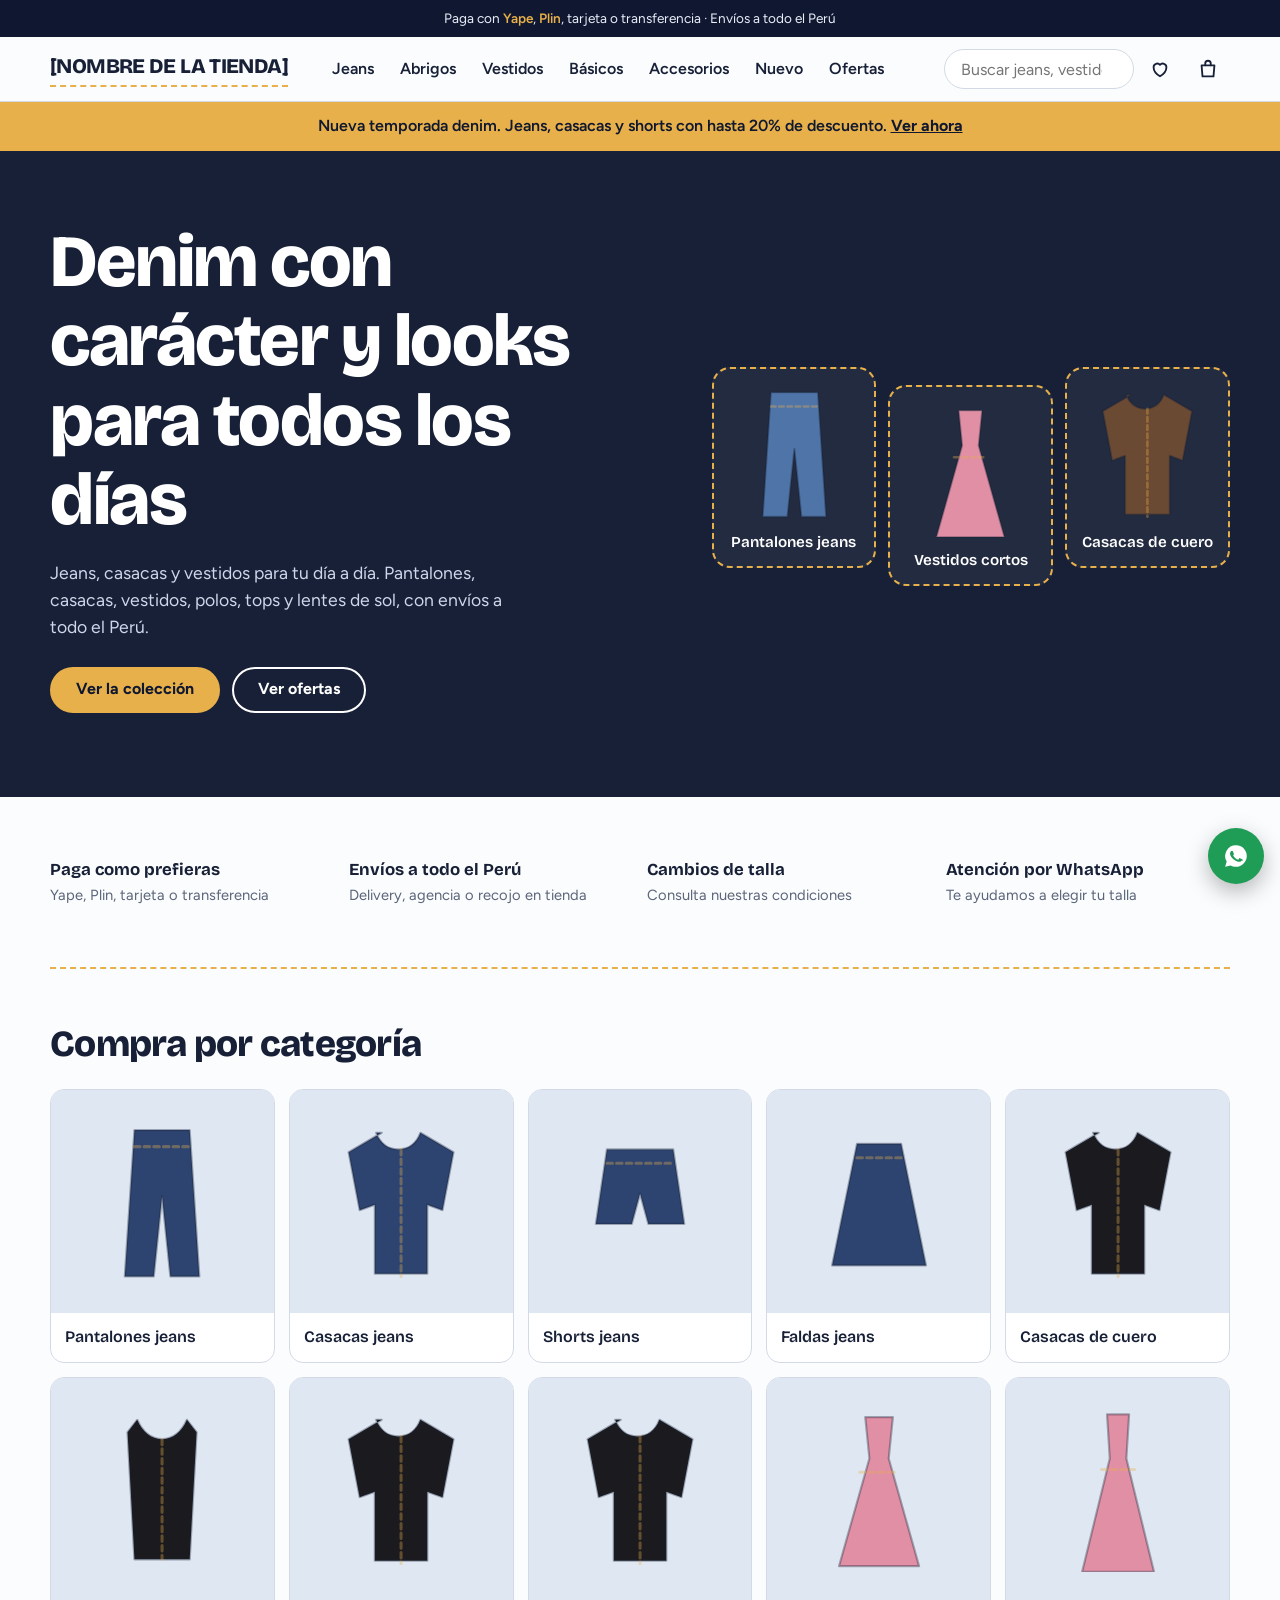
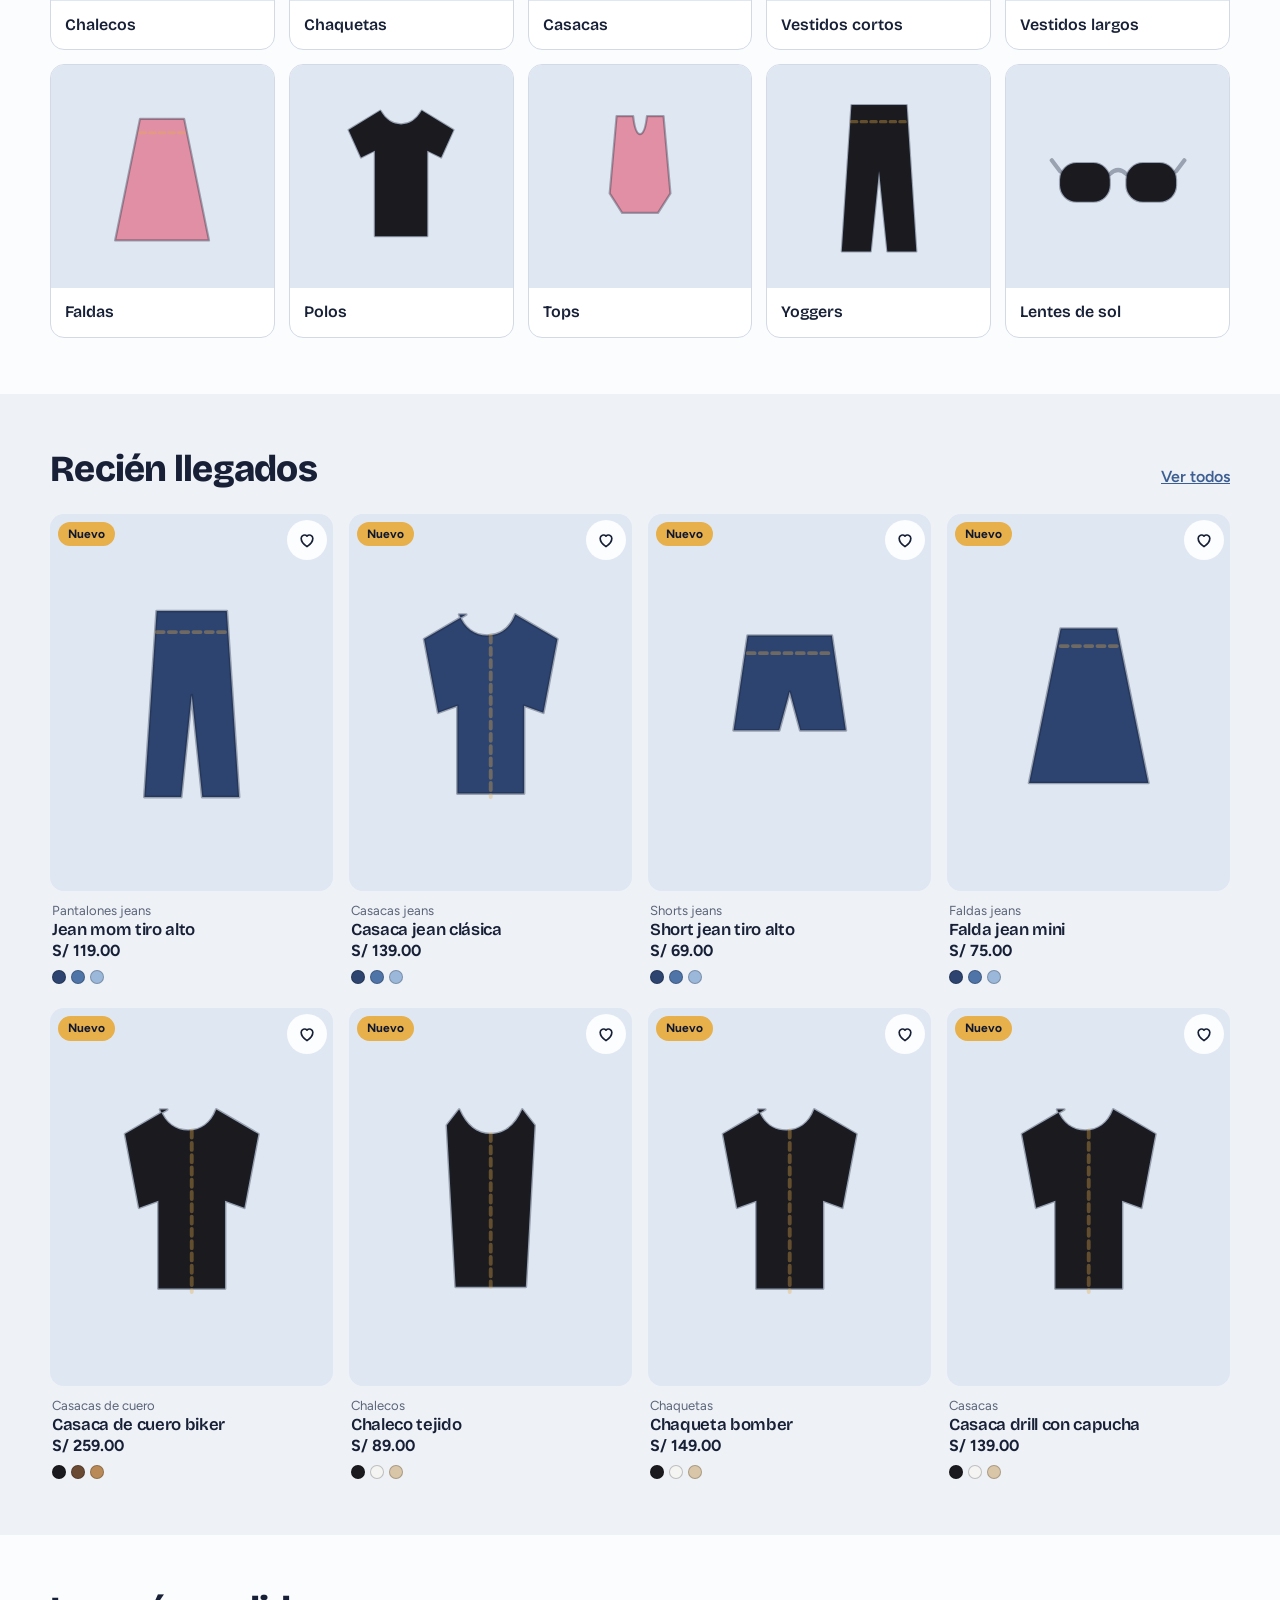
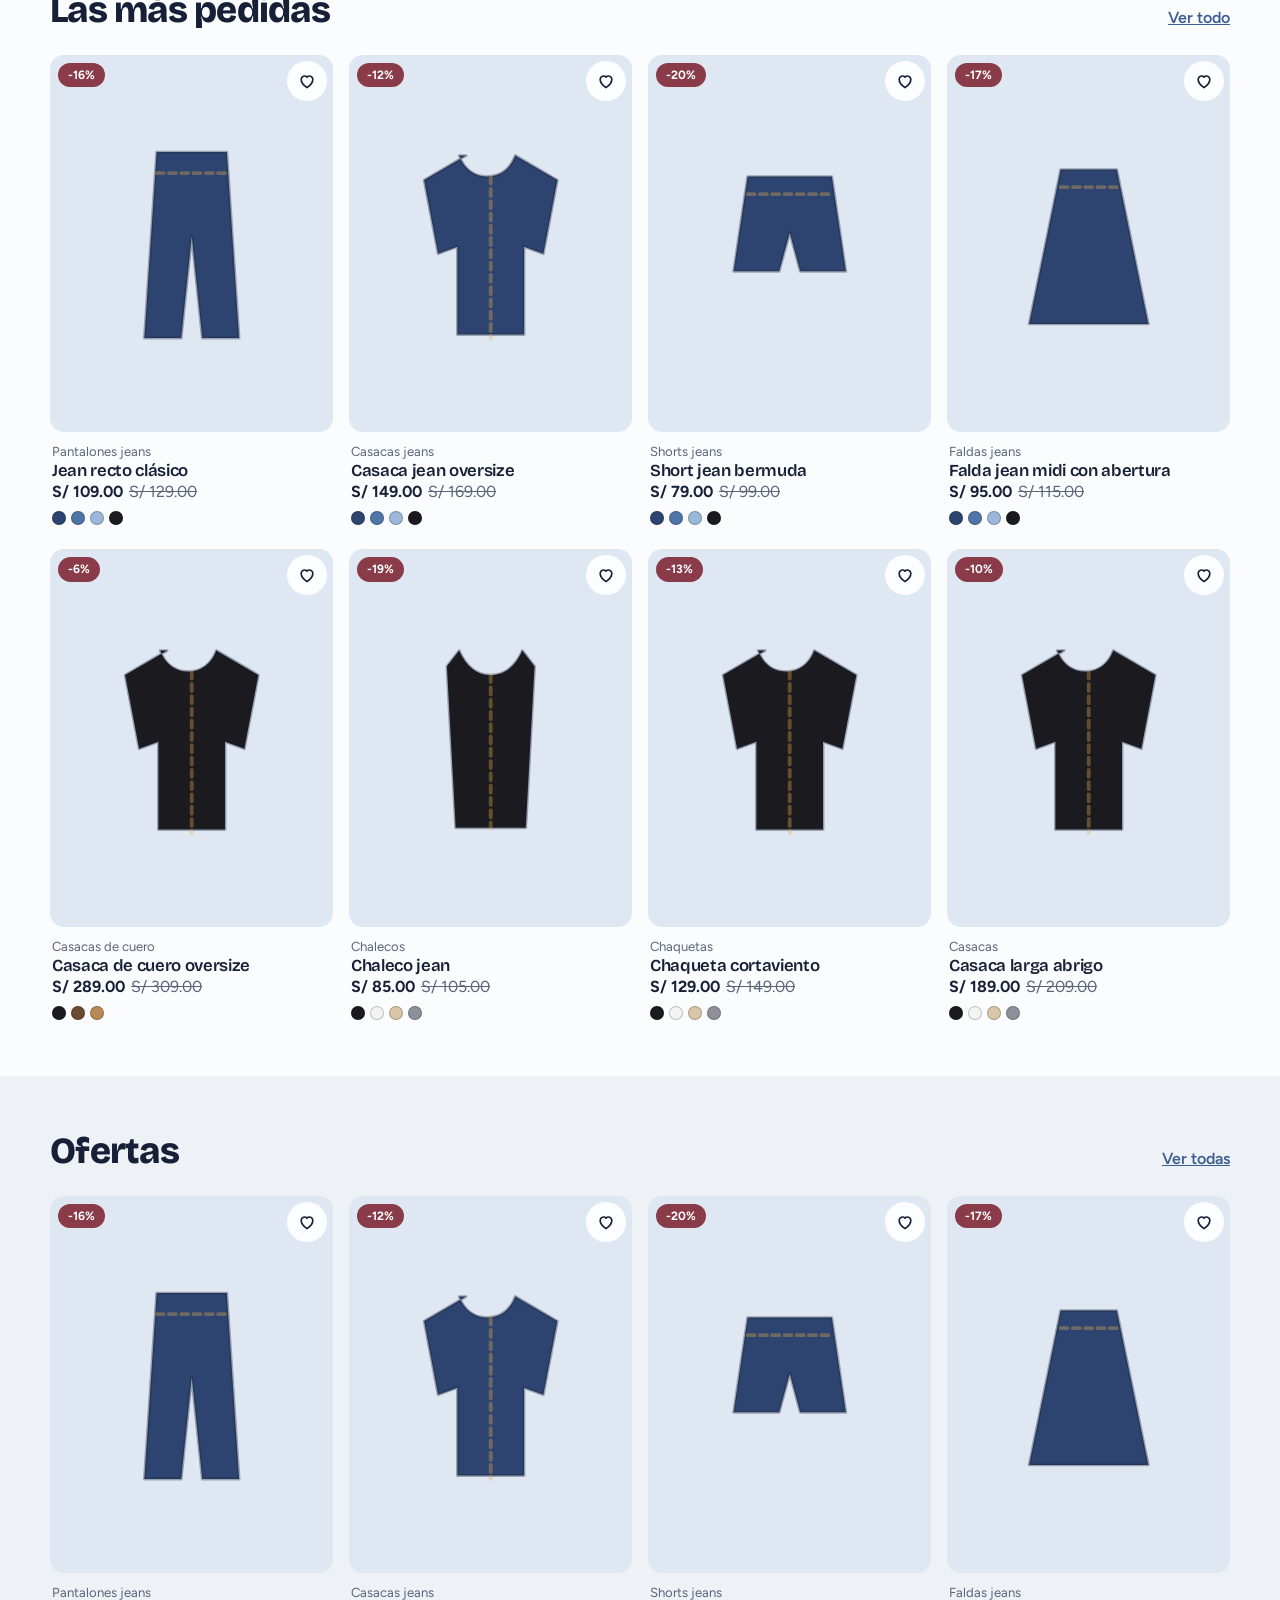
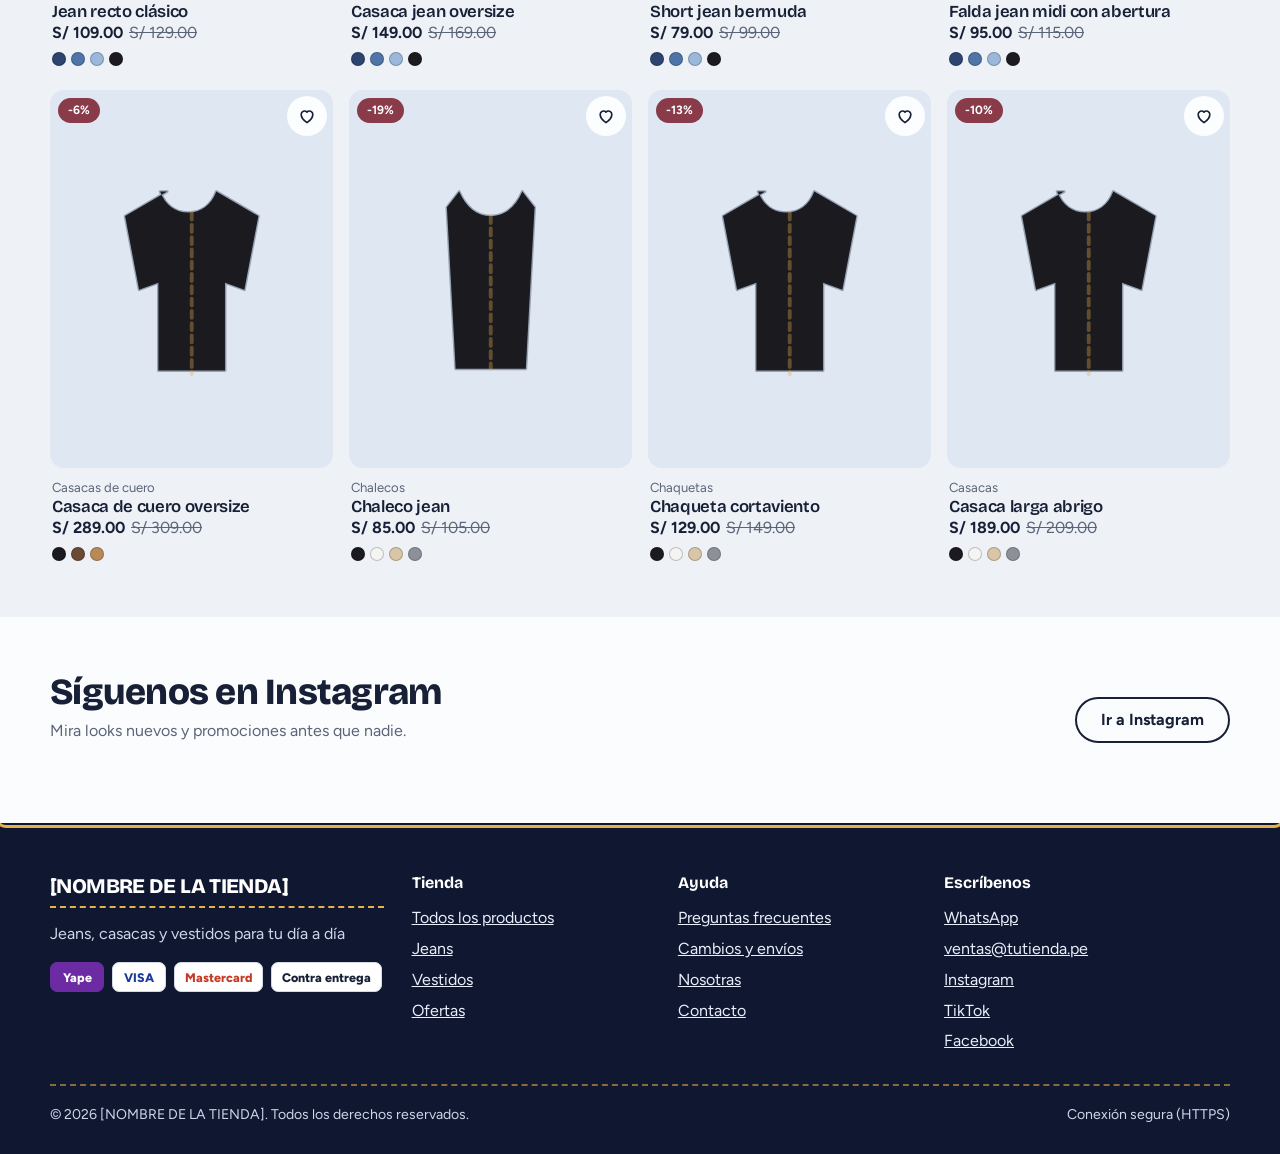
<file: index.html>
<!doctype html>
<html lang="es-PE">
<head>
  <meta charset="utf-8">
  <meta name="viewport" content="width=device-width, initial-scale=1">
  <title>Tienda de ropa para mujer: jeans, casacas, vestidos y lentes de sol</title>
  <meta name="description" content="Tienda online de ropa para mujer en Perú: pantalones jeans, casacas, shorts, faldas, vestidos, polos, tops y lentes de sol. Paga con Yape, Plin, tarjeta o transferencia.">
  <meta name="theme-color" content="#172036">
  <meta property="og:type" content="website">
  <meta property="og:title" content="Tienda de ropa para mujer">
  <meta property="og:description" content="Jeans, casacas, vestidos y más. Paga con Yape, Plin o tarjeta.">
  <link rel="icon" href="data:image/svg+xml,%3Csvg xmlns='http://www.w3.org/2000/svg' viewBox='0 0 32 32'%3E%3Crect width='32' height='32' rx='8' fill='%23172036'/%3E%3Cpath d='M8 16h16' stroke='%23e8b04a' stroke-width='3' stroke-dasharray='4 3' stroke-linecap='round'/%3E%3C/svg%3E">
  <link rel="preconnect" href="https://fonts.googleapis.com">
  <link rel="preconnect" href="https://fonts.gstatic.com" crossorigin>
  <link href="https://fonts.googleapis.com/css2?family=Bricolage+Grotesque:opsz,wght@12..96,600;12..96,800&family=Figtree:wght@400;500;600;700&display=swap" rel="stylesheet">
  <link rel="stylesheet" href="css/styles.css">
</head>
<body>
  <a class="skip" href="#main">Ir al contenido</a>

  <div class="topbar" id="topbar"></div>

  <header class="header">
    <div class="wrap header__row">
      <button class="icon-btn menu-btn" id="menuBtn" aria-label="Abrir menú" aria-expanded="false" aria-controls="nav">
        <svg width="22" height="22" viewBox="0 0 24 24" fill="none" stroke="currentColor" stroke-width="2" stroke-linecap="round"><path d="M4 7h16M4 12h16M4 17h16"/></svg>
      </button>
      <a class="brand" href="#/" id="brand"></a>
      <nav class="nav" id="nav" aria-label="Principal"></nav>
      <div class="header__tools">
        <form class="search" id="searchForm" role="search">
          <label class="sr" for="q">Buscar productos</label>
          <input id="q" type="search" placeholder="Buscar jeans, vestidos…" autocomplete="off">
        </form>
        <a class="icon-btn" href="#/favoritos" aria-label="Lista de deseos">
          <svg width="22" height="22" viewBox="0 0 24 24" fill="none" stroke="currentColor" stroke-width="2" stroke-linejoin="round"><path d="M12 20s-7-4.4-7-10a4 4 0 0 1 7-2.6A4 4 0 0 1 19 10c0 5.6-7 10-7 10z"/></svg>
          <span class="badge" id="favCount" hidden>0</span>
        </a>
        <a class="icon-btn" href="#/carrito" aria-label="Carrito de compras">
          <svg width="22" height="22" viewBox="0 0 24 24" fill="none" stroke="currentColor" stroke-width="2" stroke-linecap="round" stroke-linejoin="round"><path d="M5 8h14l-1 12H6L5 8z"/><path d="M9 8V6a3 3 0 0 1 6 0v2"/></svg>
          <span class="badge" id="cartCount" hidden>0</span>
        </a>
      </div>
    </div>
  </header>

  <main id="main" tabindex="-1"></main>

  <footer class="footer" id="footer"></footer>

  <a class="wa-float" id="waFloat" target="_blank" rel="noopener" aria-label="Escribir por WhatsApp">
    <svg width="26" height="26" viewBox="0 0 24 24" fill="currentColor"><path d="M12 2a10 10 0 0 0-8.6 15.1L2 22l5-1.3A10 10 0 1 0 12 2zm5.2 14.1c-.2.6-1.3 1.2-1.8 1.2-.5.1-1 .2-3.3-.7a11 11 0 0 1-4.6-4 5 5 0 0 1-1-2.7c0-1.3.7-1.9.9-2.2.2-.3.5-.3.7-.3h.5c.2 0 .4 0 .6.5l.8 2c.1.2.1.4 0 .6l-.4.6c-.1.2-.3.3-.1.6.2.3.8 1.3 1.7 2.1 1.2 1 2.1 1.3 2.4 1.5.3.1.5.1.6-.1l.9-1.1c.2-.3.4-.2.6-.1l1.9.9c.3.1.5.2.5.4.1.2.1.8-.1 1.4z"/></svg>
  </a>

  <div class="toast" id="toast" role="status" aria-live="polite"></div>

  <script src="js/config.js"></script>
  <script src="js/data.js"></script>
  <script src="js/store.js"></script>
  <script src="https://checkout.culqi.com/js/v4"></script>
</body>
</html>
</file>
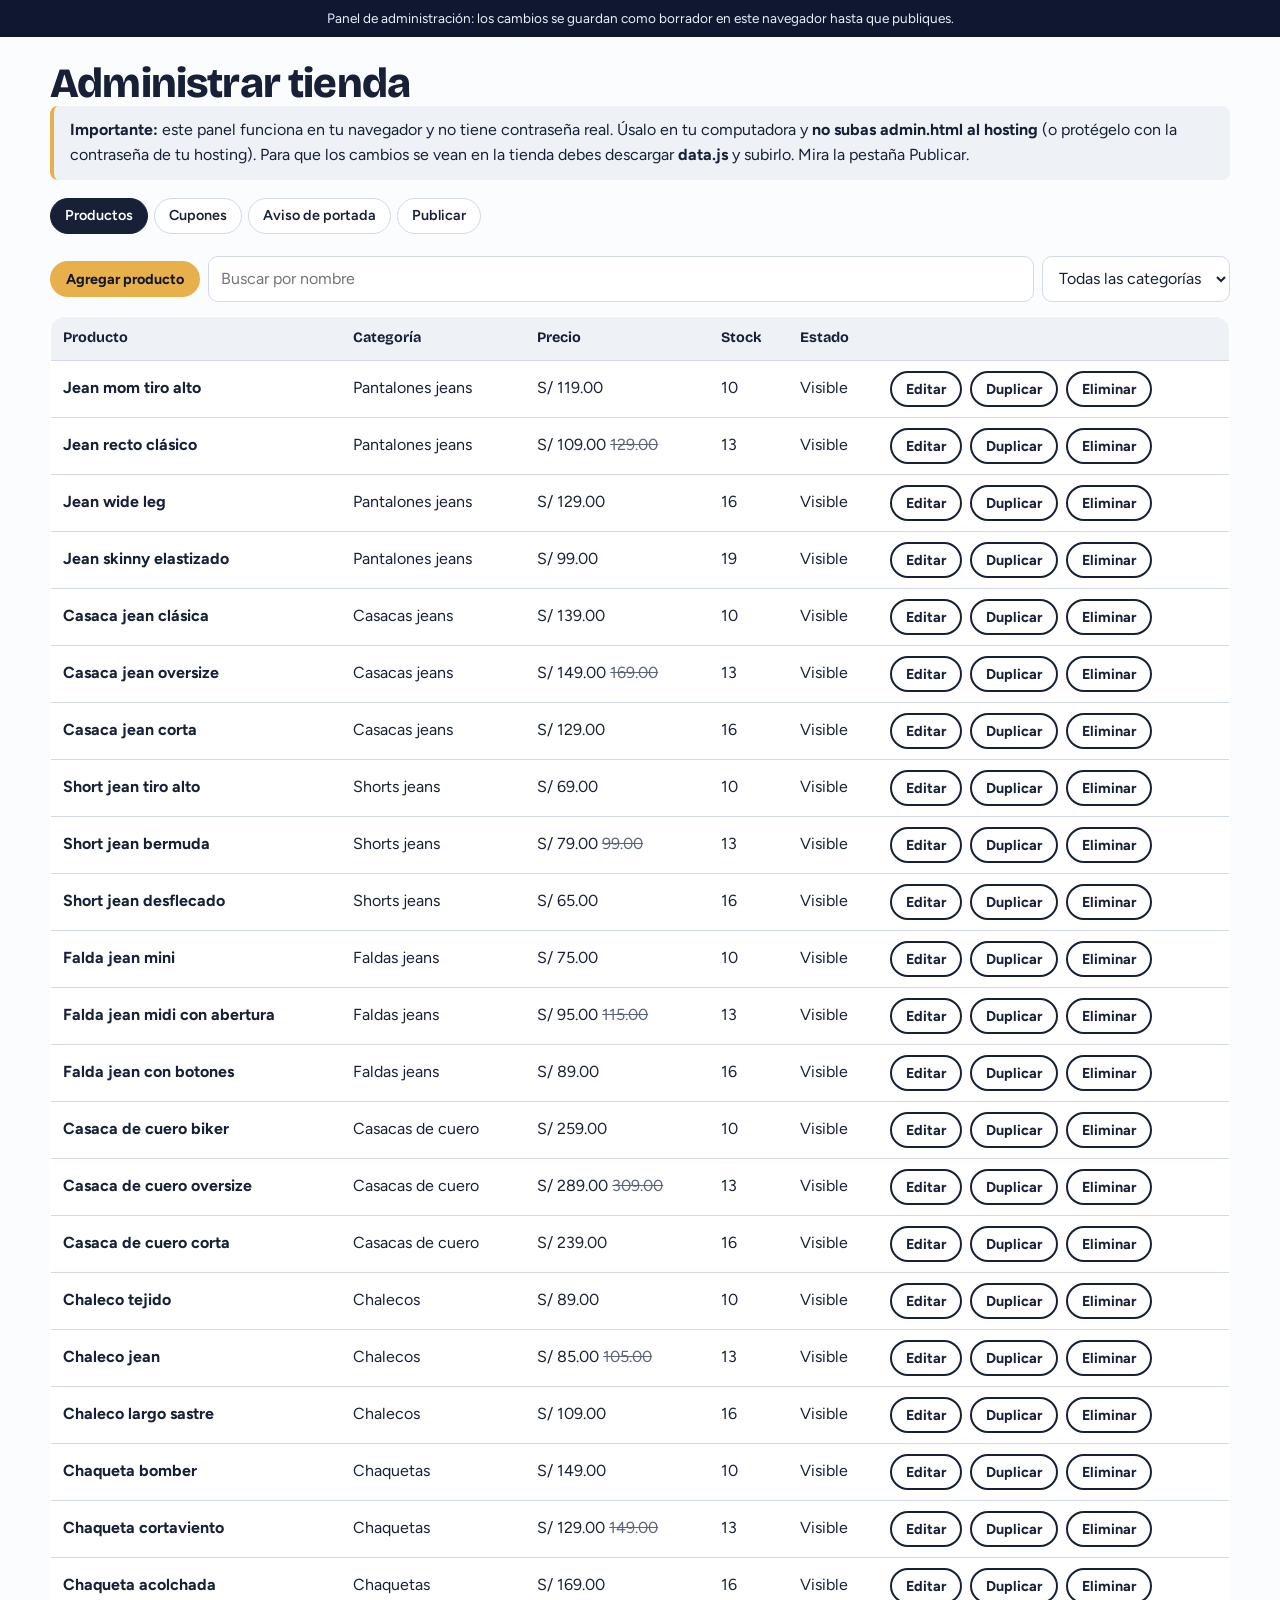
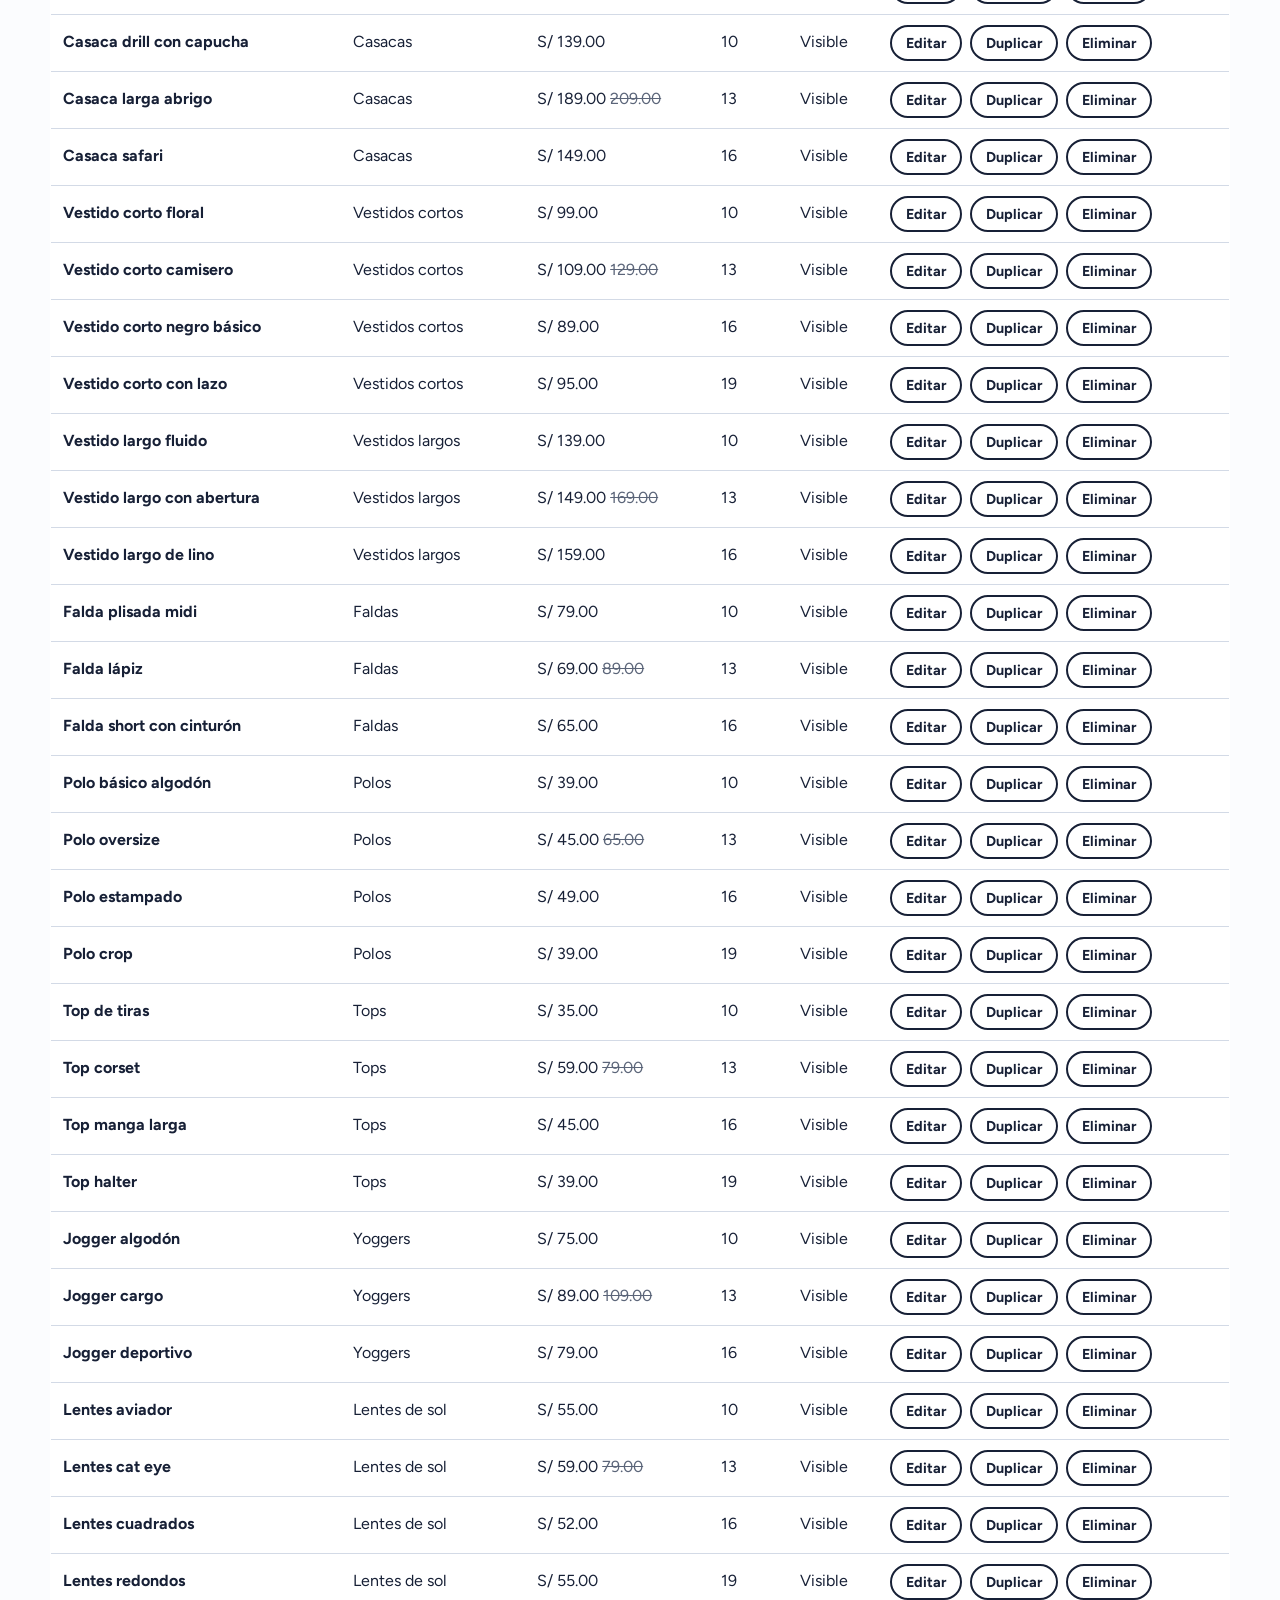
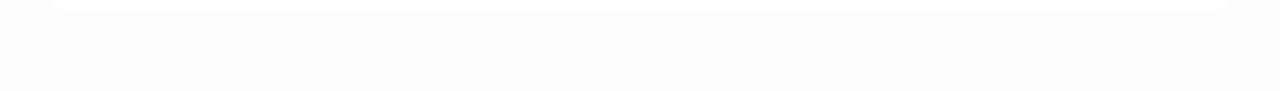
<file: admin.html>
<!doctype html>
<html lang="es-PE">
<head>
  <meta charset="utf-8">
  <meta name="viewport" content="width=device-width, initial-scale=1">
  <meta name="robots" content="noindex, nofollow">
  <title>Panel de administración</title>
  <link rel="preconnect" href="https://fonts.googleapis.com">
  <link rel="preconnect" href="https://fonts.gstatic.com" crossorigin>
  <link href="https://fonts.googleapis.com/css2?family=Bricolage+Grotesque:opsz,wght@12..96,600;12..96,800&family=Figtree:wght@400;500;600;700&display=swap" rel="stylesheet">
  <link rel="stylesheet" href="css/styles.css">
  <style>
    .adm{padding:24px 0 80px}
    .tabs{display:flex;gap:6px;flex-wrap:wrap;margin:18px 0 22px}
    .panel[hidden]{display:none}
    table{width:100%;border-collapse:collapse;background:#fff;border:1px solid var(--line);border-radius:var(--r);overflow:hidden}
    th,td{padding:10px 12px;text-align:left;border-bottom:1px solid var(--line);vertical-align:middle}
    th{background:var(--bleach);font-family:var(--display);font-size:.9rem}
    .tablewrap{overflow-x:auto}
    .actions{display:flex;gap:8px;flex-wrap:wrap;align-items:center}
    .btn--sm{min-height:36px;padding:0 14px;font-size:.9rem}
    dialog{border:0;border-radius:18px;padding:0;width:min(720px,94vw);max-height:92vh;box-shadow:0 30px 80px rgba(15,24,48,.4)}
    dialog::backdrop{background:rgba(15,24,48,.55)}
    dialog form{padding:22px;display:grid;gap:14px;max-height:92vh;overflow:auto}
    .checks{display:flex;gap:18px;flex-wrap:wrap}
    .checks label{display:flex;gap:8px;align-items:center;font-weight:600}
    .note{background:var(--bleach);border-left:4px solid var(--stitch);padding:12px 16px;border-radius:8px}
    .status{color:var(--ok);font-weight:600}
    .off{opacity:.55}
  </style>
</head>
<body>
  <div class="topbar">Panel de administración: los cambios se guardan como borrador en este navegador hasta que publiques.</div>
  <div class="wrap adm">
    <h1 style="font-size:clamp(1.8rem,4vw,2.6rem)">Administrar tienda</h1>
    <p class="note"><b>Importante:</b> este panel funciona en tu navegador y no tiene contraseña real. Úsalo en tu computadora y <b>no subas admin.html al hosting</b> (o protégelo con la contraseña de tu hosting). Para que los cambios se vean en la tienda debes descargar <b>data.js</b> y subirlo. Mira la pestaña Publicar.</p>

    <div class="tabs" role="tablist">
      <button class="chip" role="tab" data-tab="productos" aria-pressed="true">Productos</button>
      <button class="chip" role="tab" data-tab="cupones" aria-pressed="false">Cupones</button>
      <button class="chip" role="tab" data-tab="aviso" aria-pressed="false">Aviso de portada</button>
      <button class="chip" role="tab" data-tab="publicar" aria-pressed="false">Publicar</button>
    </div>

    <!-- PRODUCTOS -->
    <section class="panel" id="p-productos">
      <div class="actions" style="margin-bottom:14px">
        <button class="btn btn--stitch btn--sm" id="nuevoProd">Agregar producto</button>
        <div class="field" style="flex:1;min-width:200px"><label class="sr" for="buscar">Buscar</label><input id="buscar" type="search" placeholder="Buscar por nombre"></div>
        <div class="field"><label class="sr" for="fcat">Categoría</label><select id="fcat"></select></div>
      </div>
      <div class="tablewrap"><table><thead><tr><th>Producto</th><th>Categoría</th><th>Precio</th><th>Stock</th><th>Estado</th><th></th></tr></thead><tbody id="tbody"></tbody></table></div>
    </section>

    <!-- CUPONES -->
    <section class="panel" id="p-cupones" hidden>
      <p>Los clientes escriben el código al comprar. Tipos: <b>porcentaje</b> (descuento en %), <b>monto</b> (descuento fijo en soles) o <b>envío</b> (envío gratis).</p>
      <div class="tablewrap"><table><thead><tr><th>Código</th><th>Tipo</th><th>Valor</th><th>Compra mínima</th><th>Activo</th><th></th></tr></thead><tbody id="cupBody"></tbody></table></div>
      <p style="margin-top:14px"><button class="btn btn--stitch btn--sm" id="nuevoCup">Agregar cupón</button></p>
    </section>

    <!-- AVISO -->
    <section class="panel" id="p-aviso" hidden>
      <p>Franja de color que aparece arriba de la portada.</p>
      <div class="form" style="max-width:560px">
        <div class="field"><label for="bt">Título</label><input id="bt"></div>
        <div class="field"><label for="bx">Texto</label><input id="bx"></div>
        <div class="field"><label for="be">Enlace (por ejemplo #/catalogo?oferta=1)</label><input id="be"></div>
        <label class="optrow"><input type="checkbox" id="ba"><span><b>Mostrar aviso</b></span></label>
      </div>
    </section>

    <!-- PUBLICAR -->
    <section class="panel" id="p-publicar" hidden>
      <ol class="steps">
        <li>Mira cómo queda con <b>Ver vista previa</b> (solo tú ves el borrador).</li>
        <li>Si te gusta, toca <b>Descargar data.js</b>.</li>
        <li>Reemplaza el archivo <code>js/data.js</code> de tu carpeta por el que descargaste.</li>
        <li>Las fotos de productos van en la carpeta <code>img/</code>. Súbelas junto con <code>data.js</code> a tu hosting.</li>
      </ol>
      <div class="actions">
        <a class="btn btn--ghost" href="index.html?preview=1" target="_blank" rel="noopener">Ver vista previa</a>
        <button class="btn btn--stitch" id="descargar">Descargar data.js</button>
        <button class="btn btn--ghost" id="descartar">Descartar borrador</button>
      </div>
      <p class="status" id="estado" role="status" style="margin-top:14px"></p>
    </section>
  </div>

  <dialog id="dlg">
    <form id="pform" method="dialog">
      <h2 id="dtitulo" style="font-size:1.4rem">Producto</h2>
      <div class="grid2">
        <div class="field"><label for="f_nombre">Nombre</label><input id="f_nombre" required></div>
        <div class="field"><label for="f_cat">Categoría</label><select id="f_cat"></select></div>
        <div class="field"><label for="f_precio">Precio (S/)</label><input id="f_precio" type="number" min="0" step="0.01" required></div>
        <div class="field"><label for="f_antes">Precio antes (opcional, para oferta)</label><input id="f_antes" type="number" min="0" step="0.01"></div>
        <div class="field"><label for="f_stock">Stock</label><input id="f_stock" type="number" min="0" step="1" required></div>
        <div class="field"><label for="f_tallas">Tallas, separadas por coma</label><input id="f_tallas" placeholder="XS, S, M, L"></div>
      </div>
      <div class="field"><label for="f_colores">Colores: nombre y color, separados por coma</label><input id="f_colores" placeholder="Negro:#1b1b1f, Beige:#d9c6a8"><div class="hint">Cada color se escribe como Nombre:#código. Ejemplo: Rosa:#e08fa4</div></div>
      <div class="field"><label for="f_desc">Descripción</label><textarea id="f_desc"></textarea></div>
      <div class="field"><label for="f_imgs">Fotos (rutas separadas por coma)</label><input id="f_imgs" placeholder="img/jean-mom-1.jpg, img/jean-mom-2.jpg"><div class="hint">Sube las fotos a la carpeta img/ y escribe su nombre aquí. Sin fotos, se muestra un dibujo de la prenda.</div></div>
      <div class="checks"><label><input type="checkbox" id="f_nuevo"> Nuevo</label><label><input type="checkbox" id="f_top"> Más vendido</label><label><input type="checkbox" id="f_oculto"> Ocultar de la tienda</label></div>
      <p class="msg-err" id="perr" role="alert"></p>
      <div class="actions"><button class="btn btn--stitch" type="submit" value="ok" id="guardarP">Guardar producto</button><button class="btn btn--ghost" type="button" id="cancelarP">Cancelar</button></div>
    </form>
  </dialog>

  <script src="js/config.js"></script>
  <script src="js/data.js"></script>
  <script>
  (function () {
    "use strict";
    var KEY = "tienda_borrador";
    var $ = function (s) { return document.querySelector(s); };
    var esc = function (s) { return String(s == null ? "" : s).replace(/[&<>"']/g, function (c) { return { "&": "&amp;", "<": "&lt;", ">": "&gt;", '"': "&quot;", "'": "&#39;" }[c]; }); };
    var CATS = window.CATEGORIAS;
    var d;
    try { d = JSON.parse(localStorage.getItem(KEY)); } catch (e) { d = null; }
    var hayBorrador = !!(d && d.productos);
    if (!hayBorrador) d = { productos: JSON.parse(JSON.stringify(window.PRODUCTOS)), cupones: JSON.parse(JSON.stringify(window.CUPONES)), banners: JSON.parse(JSON.stringify(window.BANNERS)) };
    if (!d.banners || !d.banners.length) d.banners = [{ titulo: "", texto: "", enlace: "#/catalogo", activo: false }];
    var editId = null;

    function guardar(msg) {
      try { localStorage.setItem(KEY, JSON.stringify(d)); $("#estado").textContent = msg || "Borrador guardado en este navegador."; }
      catch (e) { $("#estado").textContent = "No se pudo guardar el borrador. Descarga data.js para no perder los cambios."; }
    }
    function catNombre(s) { var c = CATS.filter(function (x) { return x.slug === s; })[0]; return c ? c.nombre : s; }

    /* ---- pestañas ---- */
    document.querySelectorAll("[data-tab]").forEach(function (b) {
      b.addEventListener("click", function () {
        document.querySelectorAll("[data-tab]").forEach(function (x) { x.setAttribute("aria-pressed", String(x === b)); });
        document.querySelectorAll(".panel").forEach(function (p) { p.hidden = p.id !== "p-" + b.dataset.tab; });
      });
    });

    /* ---- productos ---- */
    var fc = $("#fcat");
    fc.innerHTML = '<option value="">Todas las categorías</option>' + CATS.map(function (c) { return '<option value="' + c.slug + '">' + esc(c.nombre) + "</option>"; }).join("");
    $("#f_cat").innerHTML = CATS.map(function (c) { return '<option value="' + c.slug + '">' + esc(c.nombre) + "</option>"; }).join("");

    function listar() {
      var q = $("#buscar").value.toLowerCase(), c = fc.value;
      var rows = d.productos.filter(function (p) { return (!c || p.categoria === c) && (!q || p.nombre.toLowerCase().indexOf(q) >= 0); });
      $("#tbody").innerHTML = rows.length ? rows.map(function (p) {
        return '<tr class="' + (p.oculto ? "off" : "") + '"><td><b>' + esc(p.nombre) + "</b></td><td>" + esc(catNombre(p.categoria)) + "</td><td>S/ " + Number(p.precio).toFixed(2) + (p.precioAntes ? ' <s style="color:var(--muted)">' + Number(p.precioAntes).toFixed(2) + "</s>" : "") + "</td><td>" + p.stock + "</td><td>" + (p.oculto ? "Oculto" : p.stock > 0 ? "Visible" : "Agotado") + '</td><td><div class="actions"><button class="btn btn--ghost btn--sm" data-edit="' + p.id + '">Editar</button><button class="btn btn--ghost btn--sm" data-dup="' + p.id + '">Duplicar</button><button class="btn btn--ghost btn--sm" data-del="' + p.id + '">Eliminar</button></div></td></tr>';
      }).join("") : '<tr><td colspan="6">No hay productos con ese filtro.</td></tr>';
    }
    $("#buscar").addEventListener("input", listar); fc.addEventListener("change", listar);

    function nuevoId() { var n = 1; var ids = d.productos.map(function (p) { return p.id; }); while (ids.indexOf("p" + (n < 10 ? "0" + n : n)) >= 0) n++; return "p" + (n < 10 ? "0" + n : n); }
    function abrir(p) {
      editId = p ? p.id : null;
      $("#dtitulo").textContent = p ? "Editar producto" : "Agregar producto";
      $("#f_nombre").value = p ? p.nombre : ""; $("#f_cat").value = p ? p.categoria : CATS[0].slug;
      $("#f_precio").value = p ? p.precio : ""; $("#f_antes").value = p && p.precioAntes ? p.precioAntes : "";
      $("#f_stock").value = p ? p.stock : 10; $("#f_tallas").value = p ? (p.tallas || []).join(", ") : "XS, S, M, L, XL";
      $("#f_colores").value = p ? (p.colores || []).map(function (c) { return c.n + ":" + c.hex; }).join(", ") : "";
      $("#f_desc").value = p ? p.desc : ""; $("#f_imgs").value = p ? (p.imagenes || []).join(", ") : "";
      $("#f_nuevo").checked = !!(p && p.nuevo); $("#f_top").checked = !!(p && p.masVendido); $("#f_oculto").checked = !!(p && p.oculto);
      $("#perr").textContent = ""; $("#dlg").showModal();
    }
    $("#nuevoProd").addEventListener("click", function () { abrir(null); });
    $("#cancelarP").addEventListener("click", function () { $("#dlg").close(); });
    $("#tbody").addEventListener("click", function (e) {
      var b = e.target.closest("button"); if (!b) return;
      if (b.dataset.edit) abrir(d.productos.filter(function (p) { return p.id === b.dataset.edit; })[0]);
      if (b.dataset.dup) { var o = JSON.parse(JSON.stringify(d.productos.filter(function (p) { return p.id === b.dataset.dup; })[0])); o.id = nuevoId(); o.nombre += " (copia)"; d.productos.push(o); guardar(); listar(); }
      if (b.dataset.del) { var p = d.productos.filter(function (x) { return x.id === b.dataset.del; })[0]; if (confirm('¿Eliminar "' + p.nombre + '"? Esta acción no se puede deshacer.')) { d.productos = d.productos.filter(function (x) { return x.id !== p.id; }); guardar(); listar(); } }
    });
    $("#pform").addEventListener("submit", function (e) {
      e.preventDefault();
      var colores = [], bad = "";
      $("#f_colores").value.split(",").map(function (s) { return s.trim(); }).filter(Boolean).forEach(function (s) {
        var m = s.match(/^(.+?):\s*(#[0-9a-fA-F]{6})$/);
        if (m) colores.push({ n: m[1].trim(), hex: m[2] }); else bad = 'El color "' + s + '" debe verse así: Nombre:#aabbcc';
      });
      var tallas = $("#f_tallas").value.split(",").map(function (s) { return s.trim(); }).filter(Boolean);
      if (!tallas.length) bad = bad || "Agrega al menos una talla (para lentes usa: Única).";
      var precio = Number($("#f_precio").value);
      if (!$("#f_nombre").value.trim()) bad = bad || "Escribe el nombre del producto.";
      if (!(precio > 0)) bad = bad || "Escribe un precio mayor a 0.";
      if (bad) { $("#perr").textContent = bad; return; }
      var o = {
        id: editId || nuevoId(), nombre: $("#f_nombre").value.trim(), categoria: $("#f_cat").value, precio: precio,
        precioAntes: Number($("#f_antes").value) || 0, tallas: tallas, colores: colores, desc: $("#f_desc").value.trim(),
        stock: Math.max(0, parseInt($("#f_stock").value, 10) || 0), nuevo: $("#f_nuevo").checked, masVendido: $("#f_top").checked,
        oculto: $("#f_oculto").checked, imagenes: $("#f_imgs").value.split(",").map(function (s) { return s.trim(); }).filter(Boolean)
      };
      if (editId) d.productos = d.productos.map(function (p) { return p.id === editId ? o : p; }); else d.productos.push(o);
      guardar(); listar(); $("#dlg").close();
    });

    /* ---- cupones ---- */
    function listarCup() {
      $("#cupBody").innerHTML = d.cupones.length ? d.cupones.map(function (c, i) {
        return "<tr><td><input data-i=\"" + i + "\" data-k=\"codigo\" value=\"" + esc(c.codigo) + "\" aria-label=\"Código\" style=\"text-transform:uppercase;width:150px;height:38px;border:1px solid var(--line);border-radius:8px;padding:0 8px\"></td>" +
          "<td><select data-i=\"" + i + "\" data-k=\"tipo\" aria-label=\"Tipo\" style=\"height:38px;border:1px solid var(--line);border-radius:8px\"><option value=\"porcentaje\"" + (c.tipo === "porcentaje" ? " selected" : "") + ">porcentaje</option><option value=\"monto\"" + (c.tipo === "monto" ? " selected" : "") + ">monto</option><option value=\"envio\"" + (c.tipo === "envio" ? " selected" : "") + ">envío gratis</option></select></td>" +
          "<td><input type=\"number\" min=\"0\" data-i=\"" + i + "\" data-k=\"valor\" value=\"" + c.valor + "\" aria-label=\"Valor\" style=\"width:90px;height:38px;border:1px solid var(--line);border-radius:8px;padding:0 8px\"></td>" +
          "<td><input type=\"number\" min=\"0\" data-i=\"" + i + "\" data-k=\"minimo\" value=\"" + (c.minimo || 0) + "\" aria-label=\"Compra mínima\" style=\"width:100px;height:38px;border:1px solid var(--line);border-radius:8px;padding:0 8px\"></td>" +
          "<td><input type=\"checkbox\" data-i=\"" + i + "\" data-k=\"activo\"" + (c.activo !== false ? " checked" : "") + " aria-label=\"Activo\"></td>" +
          "<td><button class=\"btn btn--ghost btn--sm\" data-delc=\"" + i + "\">Eliminar</button></td></tr>";
      }).join("") : '<tr><td colspan="6">Aún no tienes cupones.</td></tr>';
    }
    $("#cupBody").addEventListener("change", function (e) {
      var el = e.target; if (el.dataset.i == null) return;
      var c = d.cupones[el.dataset.i], k = el.dataset.k;
      c[k] = k === "activo" ? el.checked : (k === "valor" || k === "minimo") ? Number(el.value) || 0 : el.value.trim();
      guardar();
    });
    $("#cupBody").addEventListener("click", function (e) { var b = e.target.closest("[data-delc]"); if (b) { d.cupones.splice(Number(b.dataset.delc), 1); guardar(); listarCup(); } });
    $("#nuevoCup").addEventListener("click", function () { d.cupones.push({ codigo: "NUEVO10", tipo: "porcentaje", valor: 10, minimo: 0, activo: true }); guardar(); listarCup(); });

    /* ---- aviso ---- */
    var b0 = d.banners[0];
    $("#bt").value = b0.titulo || ""; $("#bx").value = b0.texto || ""; $("#be").value = b0.enlace || ""; $("#ba").checked = b0.activo !== false && !!b0.titulo;
    ["bt", "bx", "be", "ba"].forEach(function (id) {
      $("#" + id).addEventListener("input", function () { b0.titulo = $("#bt").value; b0.texto = $("#bx").value; b0.enlace = $("#be").value || "#/catalogo"; b0.activo = $("#ba").checked; guardar(); });
    });

    /* ---- publicar ---- */
    $("#descargar").addEventListener("click", function () {
      var js = "/* DATOS DE LA TIENDA (productos, categorías, cupones, aviso).\n   Generado desde admin.html. Reemplaza js/data.js con este archivo. */\n" +
        "window.CATEGORIAS = " + JSON.stringify(CATS, null, 1) + ";\n\n" +
        "window.PRODUCTOS = " + JSON.stringify(d.productos, null, 1) + ";\n\n" +
        "window.CUPONES = " + JSON.stringify(d.cupones, null, 1) + ";\n\n" +
        "window.BANNERS = " + JSON.stringify(d.banners, null, 1) + ";\n";
      var a = document.createElement("a");
      a.href = URL.createObjectURL(new Blob([js], { type: "text/javascript" })); a.download = "data.js";
      document.body.appendChild(a); a.click(); a.remove();
      $("#estado").textContent = "Descargado data.js. Reemplaza js/data.js con ese archivo y súbelo a tu hosting.";
    });
    $("#descartar").addEventListener("click", function () {
      if (confirm("¿Descartar el borrador y volver a los datos publicados? Perderás los cambios no descargados.")) { try { localStorage.removeItem(KEY); } catch (e) { /* nada */ } location.reload(); }
    });

    listar(); listarCup();
    if (hayBorrador) $("#estado").textContent = "Estás editando un borrador guardado en este navegador.";
  })();
  </script>
</body>
</html>
</file>
<file: css/styles.css>
/* ============ Tokens ============ */
:root{
  --ink:#172036;          /* índigo tinta: texto y fondos oscuros */
  --deep:#0f1830;
  --denim:#3c5e92;        /* azul jean */
  --wash:#dfe7f2;         /* jean lavado */
  --bleach:#eef1f6;
  --paper:#fbfcfe;
  --stitch:#e8b04a;       /* hilo de costura */
  --rose:#f2d5d2;
  --rose-ink:#8a3b4a;
  --line:#d3dae6;
  --muted:#5b6579;
  --ok:#2f7d57;
  --err:#b3303f;
  --r:14px;
  --display:"Bricolage Grotesque","Figtree",system-ui,sans-serif;
  --body:"Figtree",system-ui,-apple-system,"Segoe UI",sans-serif;
}
*{box-sizing:border-box}
html{scroll-behavior:smooth}
body{margin:0;font-family:var(--body);font-size:16px;line-height:1.55;color:var(--ink);background:var(--paper);-webkit-font-smoothing:antialiased}
img,svg{max-width:100%;display:block}
a{color:inherit}
button,input,select,textarea{font:inherit;color:inherit}
h1,h2,h3{font-family:var(--display);line-height:1.08;margin:0;letter-spacing:-.02em}
h1{font-size:clamp(2.3rem,7vw,4.6rem);font-weight:800}
h2{font-size:clamp(1.55rem,3.6vw,2.3rem);font-weight:800}
h3{font-size:1.05rem;font-weight:600}
p{margin:0 0 1em}
.wrap{width:min(1180px,100% - 32px);margin-inline:auto}
.sr{position:absolute;width:1px;height:1px;overflow:hidden;clip:rect(0 0 0 0)}
.skip{position:absolute;left:-999px;top:8px;background:var(--ink);color:#fff;padding:8px 14px;border-radius:8px;z-index:100}
.skip:focus{left:8px}
:focus-visible{outline:3px solid var(--stitch);outline-offset:2px;border-radius:6px}
[hidden]{display:none !important}

/* Costura: el hilo dorado que une la página */
.stitch{border:0;height:0;border-top:2px dashed var(--stitch);margin:0}

/* ============ Barra superior y cabecera ============ */
.topbar{background:var(--deep);color:#e9eefa;font-size:.85rem;text-align:center;padding:8px 16px}
.topbar b{color:var(--stitch);font-weight:600}
.header{position:sticky;top:0;z-index:40;background:var(--paper);border-bottom:1px solid var(--line)}
.header__row{display:flex;align-items:center;gap:12px;min-height:64px}
.brand{font-family:var(--display);font-weight:800;font-size:1.3rem;text-decoration:none;letter-spacing:-.03em;margin-right:20px;white-space:nowrap;min-width:0;overflow:hidden;text-overflow:ellipsis}
.brand::after{content:"";display:block;height:0;border-top:2px dashed var(--stitch);margin-top:2px}
.header__tools{display:flex;align-items:center;gap:4px}
.icon-btn{flex:none;position:relative;display:grid;place-items:center;width:44px;height:44px;border:0;background:none;border-radius:50%;cursor:pointer;text-decoration:none}
.icon-btn:hover{background:var(--bleach)}
.badge{position:absolute;top:3px;right:2px;min-width:18px;height:18px;padding:0 5px;border-radius:9px;background:var(--stitch);color:var(--deep);font-size:.72rem;font-weight:700;display:grid;place-items:center}
.search input{width:190px;height:40px;border:1px solid var(--line);border-radius:20px;padding:0 16px;background:#fff}
.search input:focus{border-color:var(--denim);outline:none;box-shadow:0 0 0 3px rgba(60,94,146,.2)}

.nav{display:flex;gap:2px;margin-right:auto}
.nav__item{position:relative}
.nav__link{display:block;padding:10px 12px;text-decoration:none;font-weight:600;border-radius:8px;background:none;border:0;cursor:pointer}
.nav__link:hover,.nav__item:focus-within>.nav__link{background:var(--bleach)}
.nav__menu{display:none;position:absolute;left:0;top:100%;min-width:220px;padding:8px;background:#fff;border:1px solid var(--line);border-radius:var(--r);box-shadow:0 14px 34px rgba(23,32,54,.14)}
.nav__item:hover .nav__menu,.nav__item:focus-within .nav__menu{display:block}
.nav__menu a{display:block;padding:9px 12px;border-radius:8px;text-decoration:none}
.nav__menu a:hover{background:var(--wash)}
.menu-btn{display:none}

@media (max-width:900px){
  .menu-btn{display:grid}
  .search{display:none}
  .nav{position:fixed;inset:0 25% 0 0;max-width:340px;flex-direction:column;gap:0;background:#fff;padding:128px 16px 24px;transform:translateX(-102%);transition:transform .25s ease;z-index:60;overflow:auto;box-shadow:12px 0 40px rgba(0,0,0,.2)}
  .nav.open{transform:none}
  .nav__menu{display:block;position:static;border:0;box-shadow:none;padding:0 0 8px 12px;min-width:0}
  .nav__link{font-family:var(--display);font-size:1.15rem;padding:12px 6px}
  .menu-btn{position:relative;z-index:70}
  body.nav-open .header{z-index:60}
  body.nav-open::after{content:"";position:fixed;inset:0;background:rgba(15,24,48,.45);z-index:50}
  .brand{margin-right:auto;margin-left:0}
  .nav{margin-right:0}
}

/* ============ Botones ============ */
.btn{display:inline-flex;align-items:center;justify-content:center;gap:8px;min-height:46px;padding:0 24px;border-radius:999px;border:2px solid var(--ink);background:var(--ink);color:#fff;font-weight:700;text-decoration:none;cursor:pointer;transition:transform .12s ease,background .12s ease}
.btn:hover{background:var(--denim);border-color:var(--denim)}
.btn:active{transform:scale(.98)}
.btn--ghost{background:transparent;color:var(--ink)}
.btn--ghost:hover{background:var(--ink);color:#fff;border-color:var(--ink)}
.btn--stitch{background:var(--stitch);border-color:var(--stitch);color:var(--deep)}
.btn--stitch:hover{background:#f1c06a;border-color:#f1c06a}
.btn--wa{background:#1f9d57;border-color:#1f9d57}
.btn--wa:hover{background:#18814a;border-color:#18814a}
.btn--block{width:100%}
.btn[disabled]{opacity:.5;cursor:not-allowed}
.link{background:none;border:0;padding:0;text-decoration:underline;cursor:pointer;color:var(--denim);font-weight:600}

/* ============ Portada ============ */
.hero{background:var(--ink);color:#fff;position:relative;overflow:hidden}
.hero__grid{display:grid;gap:28px;padding:44px 0 52px;align-items:center}
.hero h1{max-width:12ch}
.hero p.lead{max-width:44ch;font-size:1.1rem;color:#cdd7ea;margin:18px 0 26px}
.hero__cta{display:flex;flex-wrap:wrap;gap:12px}
.hero .btn--ghost{color:#fff;border-color:#fff}
.hero .btn--ghost:hover{background:#fff;color:var(--ink)}
.hero__tags{display:grid;grid-template-columns:repeat(3,1fr);gap:12px}
.tag{position:relative;display:block;text-decoration:none;border:2px dashed var(--stitch);border-radius:18px;padding:14px 10px 12px;background:rgba(255,255,255,.05);text-align:center}
.tag svg{width:100%;height:auto;aspect-ratio:1;margin-bottom:6px}
.tag span{font-family:var(--display);font-weight:600;font-size:.95rem}
.tag:hover{background:rgba(255,255,255,.12)}
.tag:nth-child(2){transform:translateY(18px)}
@media (min-width:900px){
  .hero__grid{grid-template-columns:1.1fr .9fr;padding:72px 0 84px}
}
.banner{background:var(--stitch);color:var(--deep);text-align:center;padding:12px 16px;font-weight:600}
.banner a{font-weight:700}

/* ============ Secciones ============ */
.section{padding:56px 0}
.section--tint{background:var(--bleach)}
.section__head{display:flex;justify-content:space-between;align-items:end;gap:16px;margin-bottom:24px;flex-wrap:wrap}
.section__head p{color:var(--muted);margin:6px 0 0}

.cats{display:grid;grid-template-columns:repeat(2,1fr);gap:14px}
@media (min-width:640px){.cats{grid-template-columns:repeat(3,1fr)}}
@media (min-width:980px){.cats{grid-template-columns:repeat(5,1fr)}}
.cat{display:block;text-decoration:none;background:#fff;border:1px solid var(--line);border-radius:var(--r);overflow:hidden}
.cat .ph{aspect-ratio:1/1}
.cat strong{display:block;padding:12px 14px;font-family:var(--display);font-weight:600}
.cat:hover{border-color:var(--denim)}

/* ============ Productos ============ */
.grid{display:grid;grid-template-columns:repeat(2,1fr);gap:18px 12px}
@media (min-width:700px){.grid{grid-template-columns:repeat(3,1fr);gap:24px 16px}}
@media (min-width:1000px){.grid{grid-template-columns:repeat(4,1fr)}}
.card{position:relative;display:flex;flex-direction:column}
.card__media{position:relative;display:block;border-radius:var(--r);overflow:hidden;background:var(--wash)}
.ph{display:grid;place-items:center;width:100%;aspect-ratio:3/4;background:var(--wash)}
.ph svg{width:62%;height:auto}
.card__media img{width:100%;aspect-ratio:3/4;object-fit:cover}
.card__tags{position:absolute;left:8px;top:8px;display:flex;gap:6px;flex-wrap:wrap}
.pill{font-size:.75rem;font-weight:700;padding:3px 10px;border-radius:999px;background:var(--ink);color:#fff}
.pill--sale{background:var(--rose-ink)}
.pill--new{background:var(--stitch);color:var(--deep)}
.pill--out{background:#fff;color:var(--muted);border:1px solid var(--line)}
.fav{position:absolute;right:6px;top:6px;width:40px;height:40px;border-radius:50%;border:0;background:rgba(255,255,255,.9);cursor:pointer;display:grid;place-items:center}
.fav[aria-pressed="true"] svg{fill:var(--rose-ink);stroke:var(--rose-ink)}
.card__body{padding:10px 2px 0}
.card__cat{font-size:.82rem;color:var(--muted)}
.card h3 a{text-decoration:none}
.card h3 a::after{content:"";position:absolute;inset:0;z-index:0}
.fav{z-index:2}
.price{font-weight:700}
.price s{color:var(--muted);font-weight:400;margin-left:6px}
.swatches{display:flex;gap:5px;margin-top:6px}
.sw{width:14px;height:14px;border-radius:50%;border:1px solid rgba(0,0,0,.22);display:inline-block}

/* ============ Catálogo ============ */
.page-head{padding:34px 0 8px}
.crumbs{font-size:.88rem;color:var(--muted);margin-bottom:8px}
.crumbs a{color:var(--muted)}
.catalog{display:grid;gap:22px;padding-bottom:56px}
@media (min-width:900px){.catalog{grid-template-columns:240px 1fr}}
.filters{border:1px solid var(--line);border-radius:var(--r);background:#fff;padding:16px;align-self:start}
.filters summary{font-weight:700;cursor:pointer}
@media (min-width:900px){.filters summary{display:none}}
.f-group{margin-top:16px}
.f-group h4{margin:0 0 8px;font-family:var(--display);font-size:.98rem}
.chips{display:flex;flex-wrap:wrap;gap:6px}
.chip{border:1.5px solid var(--line);background:#fff;border-radius:999px;min-height:36px;padding:0 14px;cursor:pointer;font-weight:600;font-size:.9rem}
.chip[aria-pressed="true"]{background:var(--ink);color:#fff;border-color:var(--ink)}
.chip--sw{display:inline-flex;align-items:center;gap:6px;padding:0 12px 0 8px}
.range{display:flex;gap:8px}
.range input{width:100%;height:40px;border:1px solid var(--line);border-radius:10px;padding:0 10px}
.toolbar{display:flex;justify-content:space-between;align-items:center;gap:12px;margin-bottom:16px;flex-wrap:wrap}
.toolbar select{height:42px;border:1px solid var(--line);border-radius:10px;padding:0 12px;background:#fff}
.empty{border:2px dashed var(--line);border-radius:var(--r);padding:40px 20px;text-align:center}
.empty h3{font-size:1.25rem;margin-bottom:8px}

/* ============ Producto ============ */
.product{display:grid;gap:28px;padding:24px 0 56px}
@media (min-width:860px){.product{grid-template-columns:1.05fr .95fr;gap:48px}}
.gallery__main{border-radius:var(--r);overflow:hidden;background:var(--wash);position:relative;cursor:zoom-in}
.gallery__main .ph{aspect-ratio:4/5}
.gallery__main img{width:100%;aspect-ratio:4/5;object-fit:cover;transition:transform .2s ease;transform-origin:var(--zx,50%) var(--zy,50%)}
.gallery__main.zoom img{transform:scale(2)}
.gallery__thumbs{display:flex;gap:8px;margin-top:10px}
.gallery__thumbs button{width:68px;height:84px;border:2px solid transparent;border-radius:10px;overflow:hidden;padding:0;cursor:pointer;background:var(--wash)}
.gallery__thumbs button[aria-current="true"]{border-color:var(--ink)}
.gallery__thumbs img{width:100%;height:100%;object-fit:cover}
.pinfo h1{font-size:clamp(1.8rem,4.5vw,2.6rem)}
.pinfo .price{font-size:1.5rem;margin:12px 0}
.opt{margin:20px 0}
.opt h4{margin:0 0 8px;font-family:var(--display)}
.opt small{color:var(--muted);font-weight:400}
.qty{display:inline-flex;align-items:center;border:1.5px solid var(--line);border-radius:999px;background:#fff}
.qty button{width:42px;height:42px;border:0;background:none;font-size:1.2rem;cursor:pointer;border-radius:50%}
.qty span{min-width:34px;text-align:center;font-weight:700}
.buy{display:grid;gap:10px;margin-top:22px}
@media (min-width:480px){.buy{grid-template-columns:1fr 1fr}}
.perks{margin:26px 0 0;padding:16px;border:2px dashed var(--stitch);border-radius:var(--r);display:grid;gap:6px;font-size:.93rem}
.msg-err{color:var(--err);font-weight:600;min-height:1.4em;margin:8px 0 0}

/* ============ Carrito y pedido ============ */
.cart{display:grid;gap:28px;padding:20px 0 60px}
@media (min-width:900px){.cart{grid-template-columns:1fr 380px;align-items:start}}
.line{display:grid;grid-template-columns:84px 1fr auto;gap:14px;padding:16px 0;border-bottom:1px solid var(--line);align-items:center}
.line .ph,.line img{width:84px;aspect-ratio:3/4;border-radius:10px;object-fit:cover}
.line .ph svg{width:70%}
.line h3 a{text-decoration:none}
.line__meta{color:var(--muted);font-size:.9rem}
.line__end{text-align:right;display:grid;gap:6px;justify-items:end}
.summary{position:sticky;top:84px;background:#fff;border:2px dashed var(--stitch);border-radius:18px;padding:20px}
.summary h2{font-size:1.3rem;margin-bottom:12px}
.row{display:flex;justify-content:space-between;gap:10px;padding:6px 0}
.row--total{border-top:1px solid var(--line);margin-top:8px;padding-top:12px;font-weight:800;font-size:1.15rem}
.coupon{display:flex;gap:8px;margin:12px 0}
.coupon input{flex:1;height:44px;border:1px solid var(--line);border-radius:10px;padding:0 12px;text-transform:uppercase}

.form{display:grid;gap:14px}
.fieldset{border:1px solid var(--line);border-radius:var(--r);background:#fff;padding:18px;margin:0}
.fieldset legend{font-family:var(--display);font-weight:800;font-size:1.1rem;padding:0 6px}
.grid2{display:grid;gap:12px}
@media (min-width:560px){.grid2{grid-template-columns:1fr 1fr}}
.field label{display:block;font-weight:600;font-size:.92rem;margin-bottom:4px}
.field input,.field select,.field textarea{width:100%;min-height:46px;border:1px solid var(--line);border-radius:10px;padding:10px 12px;background:#fff}
.field textarea{min-height:84px;resize:vertical}
.field input:focus,.field select:focus,.field textarea:focus{border-color:var(--denim);outline:none;box-shadow:0 0 0 3px rgba(60,94,146,.2)}
.field .hint{font-size:.84rem;color:var(--muted);margin-top:4px}
.field.bad input,.field.bad select{border-color:var(--err)}
.field .err{color:var(--err);font-size:.86rem;margin-top:4px}
.opts{display:grid;gap:8px}
.optrow{display:flex;gap:12px;align-items:flex-start;border:1.5px solid var(--line);border-radius:12px;padding:12px 14px;cursor:pointer;background:#fff}
.optrow:has(input:checked){border-color:var(--ink);background:var(--bleach)}
.optrow input{margin-top:4px;accent-color:var(--ink);width:18px;height:18px}
.optrow b{display:block}
.optrow small{color:var(--muted)}
.payicons{display:flex;gap:8px;flex-wrap:wrap;align-items:center}
.payicon{display:inline-grid;place-items:center;min-width:54px;height:30px;padding:0 10px;border-radius:7px;font-size:.78rem;font-weight:800;border:1px solid var(--line);background:#fff;color:var(--ink)}
.payicon--yape{background:#6c2ba3;color:#fff;border-color:#6c2ba3}
.payicon--plin{background:#12b5cb;color:#fff;border-color:#12b5cb}
.payicon--visa{color:#1a3b9c}
.payicon--mc{color:#c43b25}
.secure{font-size:.86rem;color:var(--muted);display:flex;gap:8px;align-items:center}

.done{max-width:720px;margin:0 auto;padding:36px 0 70px}
.done h1{font-size:clamp(1.9rem,5vw,2.8rem)}
.box{border:2px dashed var(--stitch);border-radius:18px;padding:20px;background:#fff;margin:20px 0}
.box dl{display:grid;grid-template-columns:auto 1fr;gap:6px 16px;margin:0}
.box dt{color:var(--muted)}
.box dd{margin:0;font-weight:700;word-break:break-word}
.qrs{display:flex;gap:18px;flex-wrap:wrap;margin-top:14px}
.qrs figure{margin:0;text-align:center}
.qrs img{width:170px;height:170px;object-fit:contain;border:1px solid var(--line);border-radius:12px;background:#fff}
.steps{padding-left:20px}
.steps li{margin-bottom:6px}

/* ============ Páginas de texto ============ */
.prose{max-width:760px;padding:34px 0 64px}
.prose h1{font-size:clamp(2rem,5vw,3rem);margin-bottom:20px}
.prose h2{font-size:1.4rem;margin:30px 0 10px}
.faq details{border-bottom:1px solid var(--line);padding:14px 0}
.faq summary{font-weight:700;cursor:pointer;font-family:var(--display);font-size:1.05rem}
.faq details p{margin:10px 0 0;color:#2c364d}

.quotes{display:grid;gap:16px}
@media (min-width:800px){.quotes{grid-template-columns:repeat(3,1fr)}}
.quote{background:#fff;border:1px solid var(--line);border-radius:var(--r);padding:20px}
.quote p{margin-bottom:10px}
.quote cite{font-style:normal;font-weight:700}
.stars{color:var(--stitch);letter-spacing:2px}
.insta{display:grid;grid-template-columns:repeat(3,1fr);gap:8px}
@media (min-width:800px){.insta{grid-template-columns:repeat(6,1fr)}}
.insta a{display:block;border-radius:12px;overflow:hidden}
.insta .ph{aspect-ratio:1}
.insta .ph svg{width:55%}

.benefits{display:grid;gap:14px;grid-template-columns:repeat(2,1fr)}
@media (min-width:860px){.benefits{grid-template-columns:repeat(4,1fr)}}
.benefit{padding:4px 0}
.benefit b{display:block;font-family:var(--display);font-size:1.05rem}
.benefit span{color:var(--muted);font-size:.92rem}

/* ============ Pie de página ============ */
.footer{background:var(--deep);color:#cdd7ea;padding:48px 0 28px;margin-top:0}
.footer a{color:#e9eefa}
.footer h4{font-family:var(--display);color:#fff;margin:0 0 10px}
.footer__grid{display:grid;gap:28px}
@media (min-width:800px){.footer__grid{grid-template-columns:1.4fr 1fr 1fr 1.2fr}}
.footer ul{list-style:none;margin:0;padding:0;display:grid;gap:6px}
.footer .brand{color:#fff}
.footer__bottom{border-top:2px dashed rgba(232,176,74,.55);margin-top:30px;padding-top:18px;font-size:.88rem;display:flex;gap:12px;justify-content:space-between;flex-wrap:wrap}

.wa-float{position:fixed;right:16px;bottom:16px;z-index:45;width:56px;height:56px;border-radius:50%;background:#1f9d57;color:#fff;display:grid;place-items:center;box-shadow:0 8px 22px rgba(0,0,0,.28)}
.wa-float:hover{background:#18814a}
.toast{position:fixed;left:50%;bottom:86px;transform:translate(-50%,20px);background:var(--ink);color:#fff;padding:12px 20px;border-radius:999px;opacity:0;pointer-events:none;transition:.2s ease;z-index:80;max-width:90vw;text-align:center}
.toast.show{opacity:1;transform:translate(-50%,0)}

@media (prefers-reduced-motion:reduce){
  *{transition:none !important;animation:none !important;scroll-behavior:auto !important}
}
</file>
